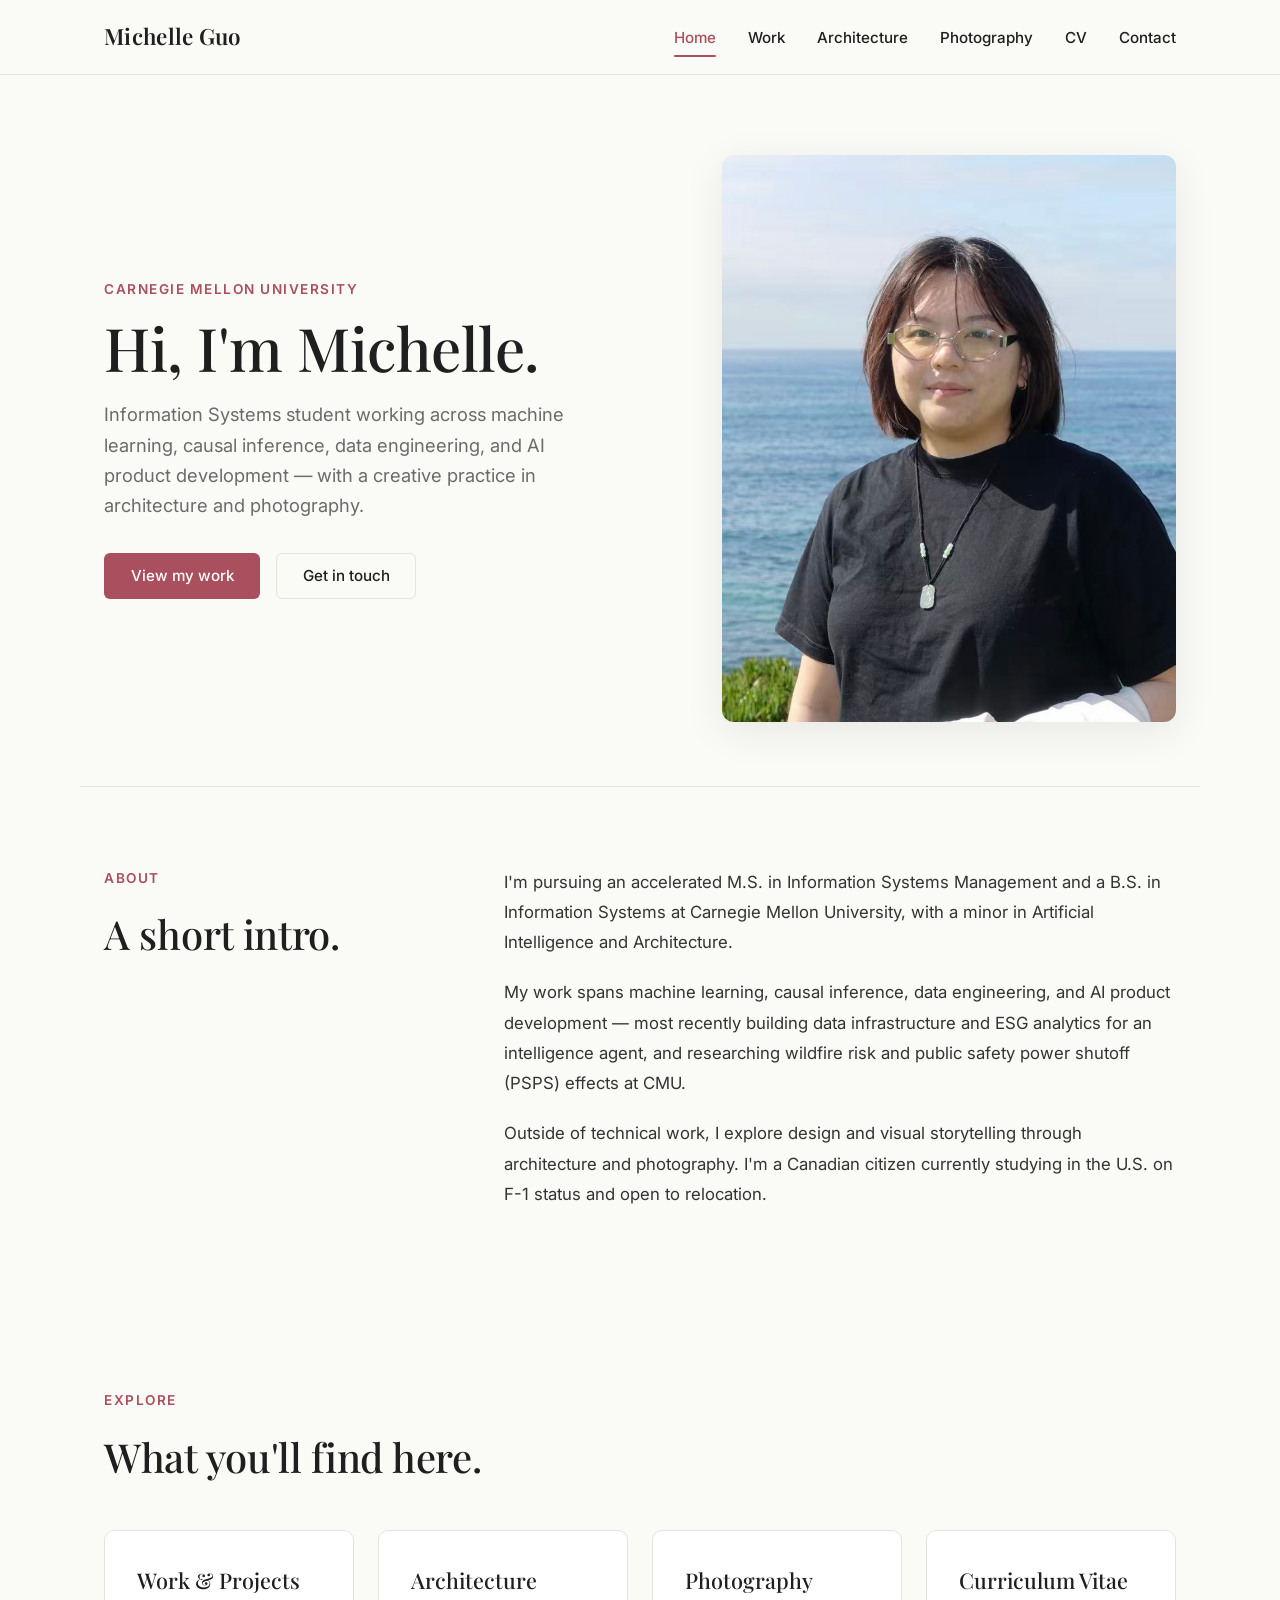
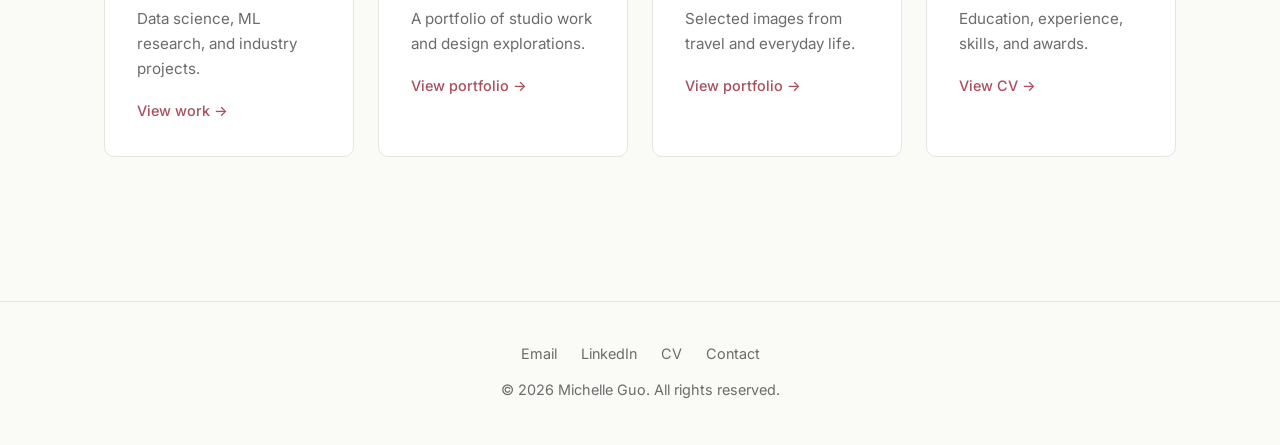
<file: index.html>
<!DOCTYPE html>
<html lang="en">
<head>
  <meta charset="UTF-8">
  <meta name="viewport" content="width=device-width, initial-scale=1.0">
  <title>Michelle Guo — Information Systems @ Carnegie Mellon</title>
  <meta name="author" content="Michelle Guo">
  <meta name="keywords" content="Michelle Guo, Carnegie Mellon University, Information Systems, Data Science, Machine Learning, Architecture, Photography">
  <meta name="description" content="Michelle Guo — CMU Information Systems student working in machine learning, causal inference, and AI product development. Architecture and photography portfolios.">
  <link rel="stylesheet" href="statics/style.css">
  <link rel="preconnect" href="https://fonts.googleapis.com">
  <link rel="preconnect" href="https://fonts.gstatic.com" crossorigin>
  <link href="https://fonts.googleapis.com/css2?family=Inter:wght@400;500;600;700&family=Playfair+Display:wght@500;600;700&display=swap" rel="stylesheet">
  <script src="statics/script.js" defer></script>
</head>
<body>
  <header class="site-header">
    <div class="header-inner">
      <a href="index.html" class="brand">Michelle Guo</a>
      <button id="hamburger" class="hamburger" aria-label="Toggle navigation">&#9776;</button>
      <ul id="navLinks" class="nav-links">
        <li><a href="index.html">Home</a></li>
        <li><a href="views/work.html">Work</a></li>
        <li><a href="views/architecture.html">Architecture</a></li>
        <li><a href="views/photography.html">Photography</a></li>
        <li><a href="views/cv.html">CV</a></li>
        <li><a href="views/contact.html">Contact</a></li>
      </ul>
    </div>
  </header>

  <section class="hero">
    <div class="hero-text">
      <p class="eyebrow">Carnegie Mellon University</p>
      <h1>Hi, I'm Michelle.</h1>
      <p class="tagline">
        Information Systems student working across machine learning, causal
        inference, data engineering, and AI product development — with a creative
        practice in architecture and photography.
      </p>
      <div class="btn-group">
        <a href="views/work.html" class="btn btn-primary">View my work</a>
        <a href="views/contact.html" class="btn btn-secondary">Get in touch</a>
      </div>
    </div>
    <div class="hero-image">
      <img src="statics/Profilepic.jpg" alt="Portrait of Michelle Guo">
    </div>
  </section>

  <section class="about-section">
    <div class="about-grid">
      <div>
        <p class="section-eyebrow">About</p>
        <h2 class="section-title">A short intro.</h2>
      </div>
      <div class="bio">
        <p>
          I'm pursuing an accelerated M.S. in Information Systems Management and
          a B.S. in Information Systems at Carnegie Mellon University, with a
          minor in Artificial Intelligence and Architecture.
        </p>
        <p>
          My work spans machine learning, causal inference, data engineering, and
          AI product development — most recently building data infrastructure and
          ESG analytics for an intelligence agent, and researching wildfire risk
          and public safety power shutoff (PSPS) effects at CMU.
        </p>
        <p>
          Outside of technical work, I explore design and visual storytelling
          through architecture and photography. I'm a Canadian citizen currently
          studying in the U.S. on F-1 status and open to relocation.
        </p>
      </div>
    </div>
  </section>

  <section class="container">
    <p class="section-eyebrow">Explore</p>
    <h2 class="section-title">What you'll find here.</h2>
    <div class="highlights">
      <a href="views/work.html" class="highlight-card">
        <h3>Work &amp; Projects</h3>
        <p>Data science, ML research, and industry projects.</p>
        <span class="arrow">View work &rarr;</span>
      </a>
      <a href="views/architecture.html" class="highlight-card">
        <h3>Architecture</h3>
        <p>A portfolio of studio work and design explorations.</p>
        <span class="arrow">View portfolio &rarr;</span>
      </a>
      <a href="views/photography.html" class="highlight-card">
        <h3>Photography</h3>
        <p>Selected images from travel and everyday life.</p>
        <span class="arrow">View portfolio &rarr;</span>
      </a>
      <a href="views/cv.html" class="highlight-card">
        <h3>Curriculum Vitae</h3>
        <p>Education, experience, skills, and awards.</p>
        <span class="arrow">View CV &rarr;</span>
      </a>
    </div>
  </section>

  <footer class="site-footer">
    <div class="footer-links">
      <a href="mailto:michelle2004.guo@gmail.com">Email</a>
      <a href="https://www.linkedin.com/in/michelle-guo-b86328294/" target="_blank" rel="noopener">LinkedIn</a>
      <a href="views/cv.html">CV</a>
      <a href="views/contact.html">Contact</a>
    </div>
    <p>&copy; <span id="copyYear"></span> Michelle Guo. All rights reserved.</p>
  </footer>
</body>
</html>
</file>
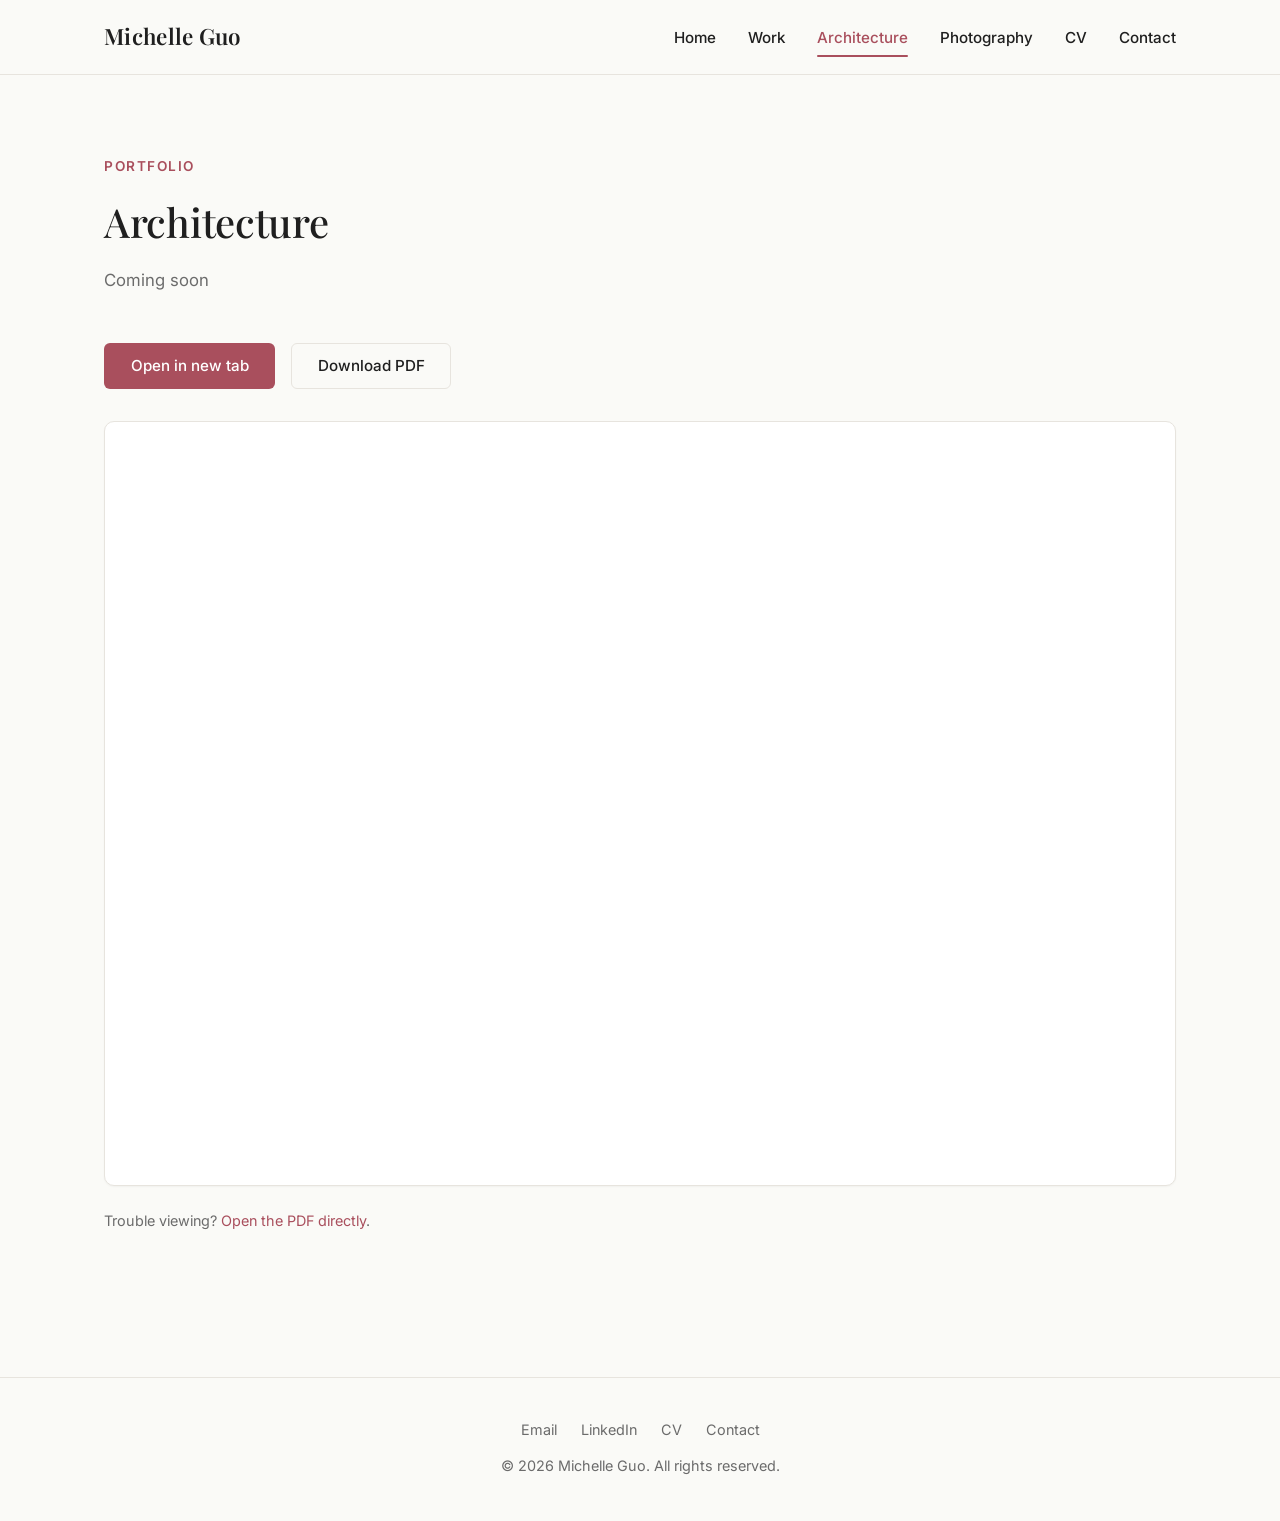
<file: views/architecture.html>
<!DOCTYPE html>
<html lang="en">
<head>
  <meta charset="UTF-8">
  <meta name="viewport" content="width=device-width, initial-scale=1.0">
  <title>Architecture Portfolio — Michelle Guo</title>
  <meta name="author" content="Michelle Guo">
  <meta name="description" content="Architecture portfolio by Michelle Guo — selected design studio work and explorations.">
  <link rel="stylesheet" href="../statics/style.css">
  <link rel="preconnect" href="https://fonts.googleapis.com">
  <link rel="preconnect" href="https://fonts.gstatic.com" crossorigin>
  <link href="https://fonts.googleapis.com/css2?family=Inter:wght@400;500;600;700&family=Playfair+Display:wght@500;600;700&display=swap" rel="stylesheet">
  <script src="../statics/script.js" defer></script>
</head>
<body>
  <header class="site-header">
    <div class="header-inner">
      <a href="../index.html" class="brand">Michelle Guo</a>
      <button id="hamburger" class="hamburger" aria-label="Toggle navigation">&#9776;</button>
      <ul id="navLinks" class="nav-links">
        <li><a href="../index.html">Home</a></li>
        <li><a href="work.html">Work</a></li>
        <li><a href="architecture.html">Architecture</a></li>
        <li><a href="photography.html">Photography</a></li>
        <li><a href="cv.html">CV</a></li>
        <li><a href="contact.html">Contact</a></li>
      </ul>
    </div>
  </header>

  <main class="container">
    <p class="section-eyebrow">Portfolio</p>
    <h1 class="section-title">Architecture</h1>
    <p class="section-subtitle">Coming soon</p>

    <div class="portfolio-actions">
      <a href="../statics/MichelleGuo_ArchitecturePortfolio.pdf" target="_blank" rel="noopener" class="btn btn-primary">Open in new tab</a>
      <a href="../statics/MichelleGuo_ArchitecturePortfolio.pdf" download class="btn btn-secondary">Download PDF</a>
    </div>

    <iframe
      class="pdf-viewer"
      src="../statics/MichelleGuo_ArchitecturePortfolio.pdf#view=FitH"
      title="Michelle Guo — Architecture Portfolio">
    </iframe>
    <p class="pdf-fallback">
      Trouble viewing? <a href="../statics/MichelleGuo_ArchitecturePortfolio.pdf" target="_blank" rel="noopener">Open the PDF directly</a>.
    </p>
  </main>

  <footer class="site-footer">
    <div class="footer-links">
      <a href="mailto:michelle2004.guo@gmail.com">Email</a>
      <a href="https://www.linkedin.com/in/michelle-guo-b86328294/" target="_blank" rel="noopener">LinkedIn</a>
      <a href="cv.html">CV</a>
      <a href="contact.html">Contact</a>
    </div>
    <p>&copy; <span id="copyYear"></span> Michelle Guo. All rights reserved.</p>
  </footer>
</body>
</html>
</file>
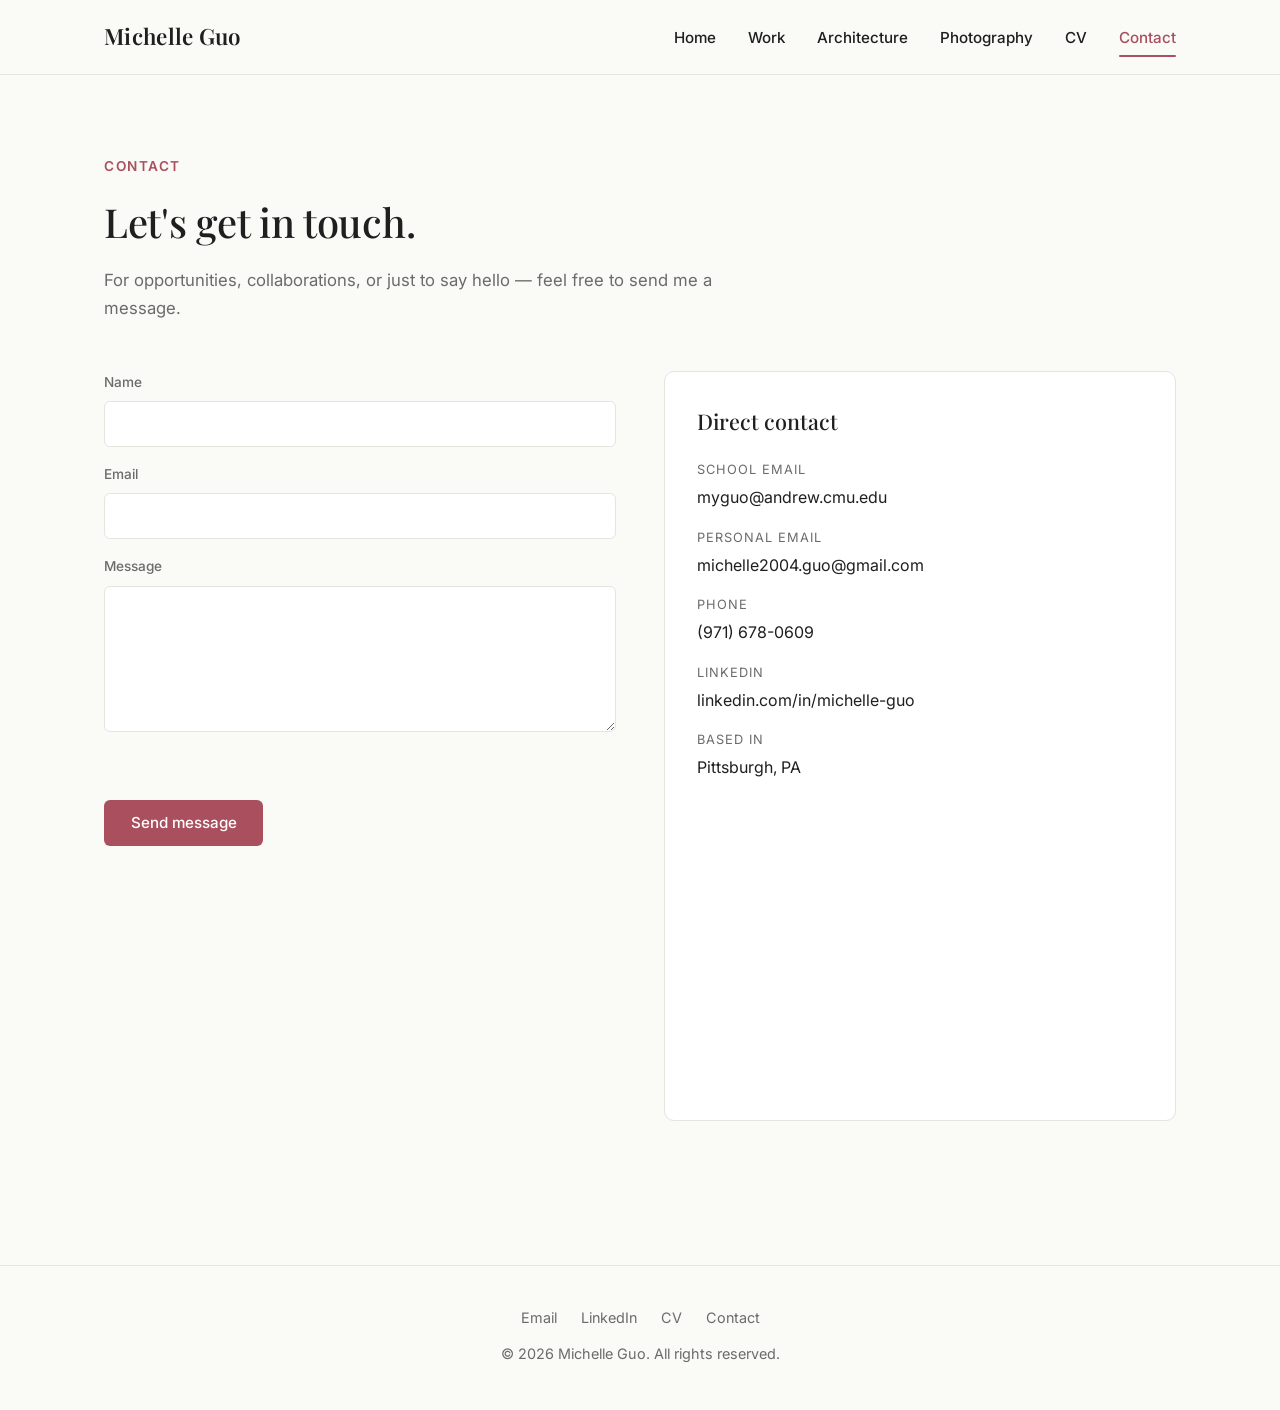
<file: views/contact.html>
<!DOCTYPE html>
<html lang="en">
<head>
  <meta charset="UTF-8">
  <meta name="viewport" content="width=device-width, initial-scale=1.0">
  <title>Contact — Michelle Guo</title>
  <meta name="author" content="Michelle Guo">
  <meta name="description" content="Get in touch with Michelle Guo — email, phone, and contact form.">
  <link rel="stylesheet" href="../statics/style.css">
  <link rel="preconnect" href="https://fonts.googleapis.com">
  <link rel="preconnect" href="https://fonts.gstatic.com" crossorigin>
  <link href="https://fonts.googleapis.com/css2?family=Inter:wght@400;500;600;700&family=Playfair+Display:wght@500;600;700&display=swap" rel="stylesheet">
  <script src="../statics/script.js" defer></script>
</head>
<body>
  <header class="site-header">
    <div class="header-inner">
      <a href="../index.html" class="brand">Michelle Guo</a>
      <button id="hamburger" class="hamburger" aria-label="Toggle navigation">&#9776;</button>
      <ul id="navLinks" class="nav-links">
        <li><a href="../index.html">Home</a></li>
        <li><a href="work.html">Work</a></li>
        <li><a href="architecture.html">Architecture</a></li>
        <li><a href="photography.html">Photography</a></li>
        <li><a href="cv.html">CV</a></li>
        <li><a href="contact.html">Contact</a></li>
      </ul>
    </div>
  </header>

  <main class="container">
    <p class="section-eyebrow">Contact</p>
    <h1 class="section-title">Let's get in touch.</h1>
    <p class="section-subtitle">
      For opportunities, collaborations, or just to say hello — feel free to
      send me a message.
    </p>

    <div class="contact-grid">
      <form id="contactForm" class="contact-form" novalidate>
        <label for="name">Name</label>
        <input type="text" id="name" name="name" required>

        <label for="email">Email</label>
        <input type="email" id="email" name="email" required>

        <label for="comments">Message</label>
        <textarea id="comments" name="comments" rows="6" required></textarea>

        <p id="formMessage" class="form-message"></p>

        <button type="submit" class="btn btn-primary">Send message</button>
      </form>

      <aside class="contact-info">
        <h3>Direct contact</h3>

        <div class="contact-info-item">
          <div class="label">School email</div>
          <a href="mailto:myguo@andrew.cmu.edu">myguo@andrew.cmu.edu</a>
        </div>

        <div class="contact-info-item">
          <div class="label">Personal email</div>
          <a href="mailto:michelle2004.guo@gmail.com">michelle2004.guo@gmail.com</a>
        </div>

        <div class="contact-info-item">
          <div class="label">Phone</div>
          <a href="tel:+19716780609">(971) 678-0609</a>
        </div>

        <div class="contact-info-item">
          <div class="label">LinkedIn</div>
          <a href="https://www.linkedin.com/in/michelle-guo-b86328294/" target="_blank" rel="noopener">linkedin.com/in/michelle-guo</a>
        </div>

        <div class="contact-info-item">
          <div class="label">Based in</div>
          <span>Pittsburgh, PA</span>
        </div>

        <iframe
          class="map-frame"
          src="https://www.google.com/maps/embed?pb=!1m18!1m12!1m3!1d3036.441770830486!2d-79.94450232346864!3d40.44335825401739!2m3!1f0!2f0!3f0!3m2!1i1024!2i768!4f13.1!3m3!1m2!1s0x8834f221e4664a2f%3A0x6978a425592daae!2sUniversity%20Center%2C%205032%20Forbes%20Ave%2C%20Pittsburgh%2C%20PA%2015213!5e0!3m2!1sen!2sus!4v1742783078801!5m2!1sen!2sus"
          allowfullscreen loading="lazy" referrerpolicy="no-referrer-when-downgrade"
          title="Map of Carnegie Mellon University Center"></iframe>
      </aside>
    </div>
  </main>

  <footer class="site-footer">
    <div class="footer-links">
      <a href="mailto:michelle2004.guo@gmail.com">Email</a>
      <a href="https://www.linkedin.com/in/michelle-guo-b86328294/" target="_blank" rel="noopener">LinkedIn</a>
      <a href="cv.html">CV</a>
      <a href="contact.html">Contact</a>
    </div>
    <p>&copy; <span id="copyYear"></span> Michelle Guo. All rights reserved.</p>
  </footer>
</body>
</html>
</file>
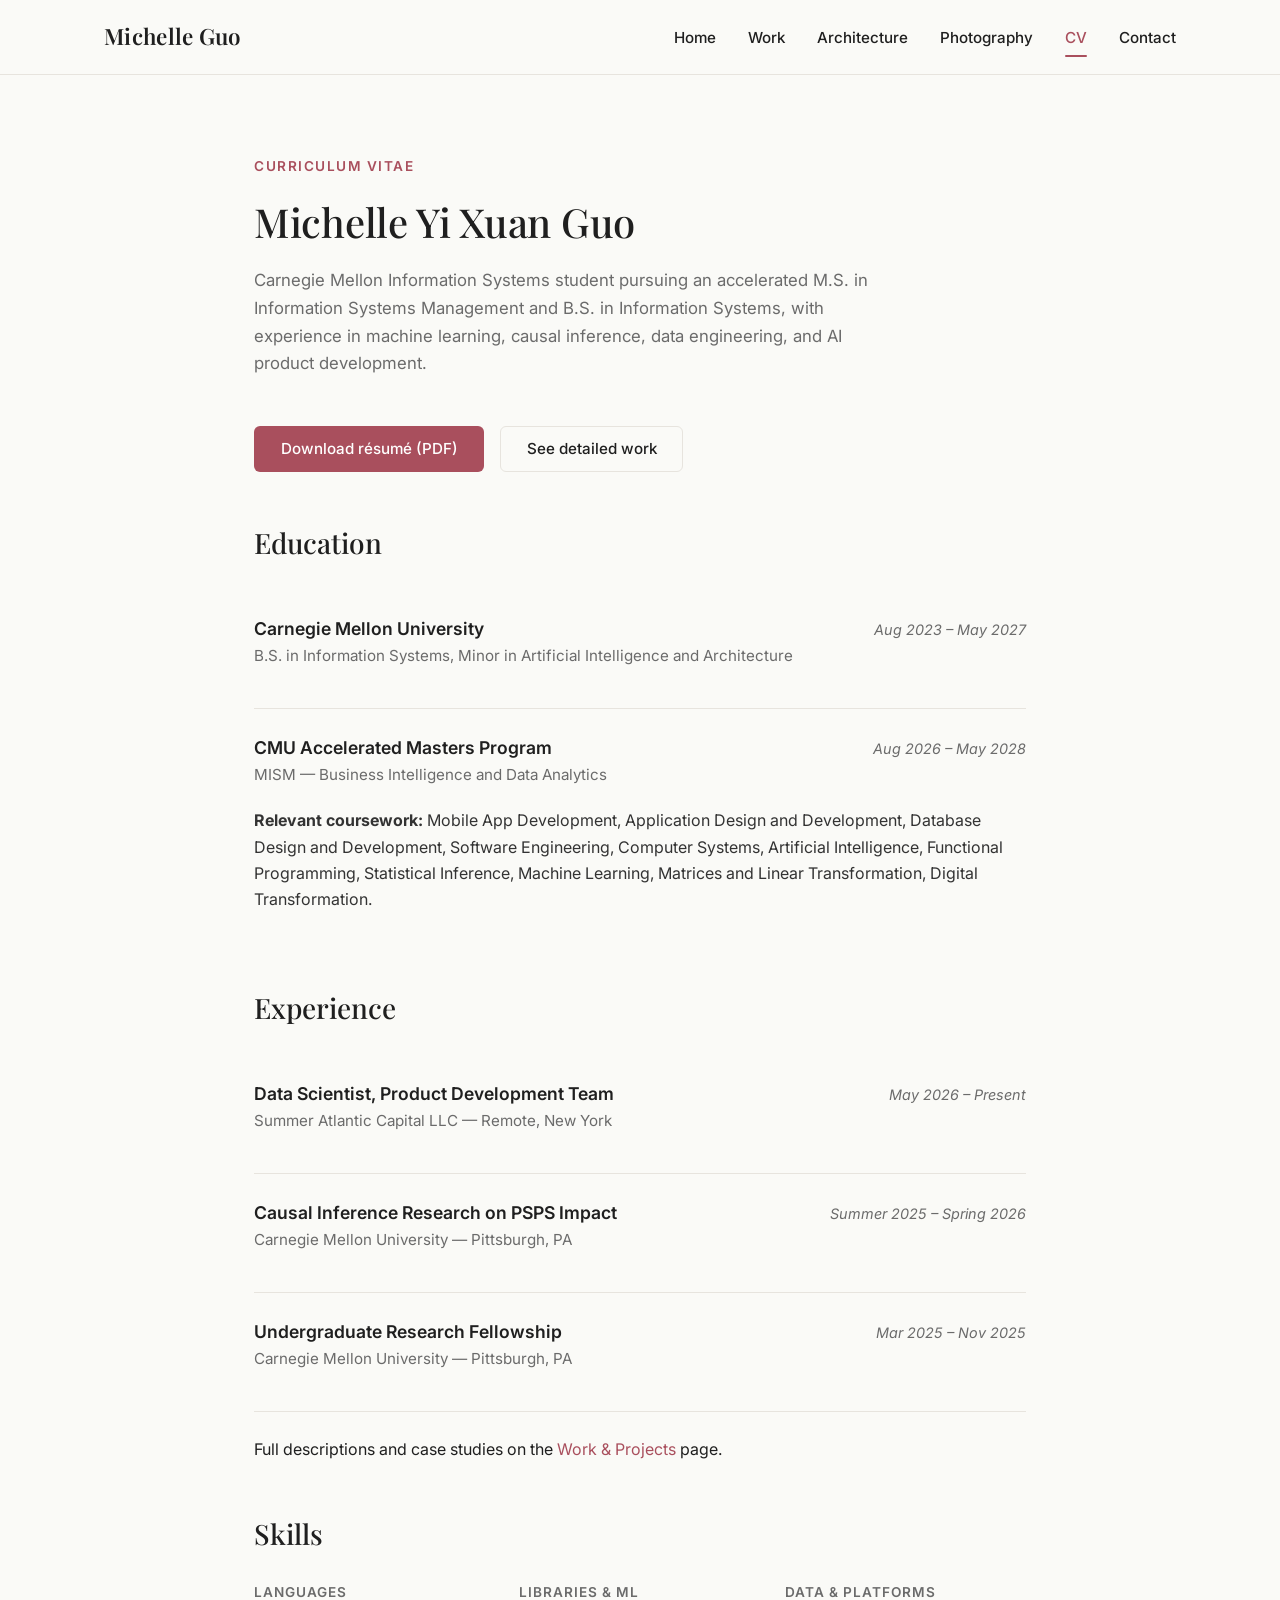
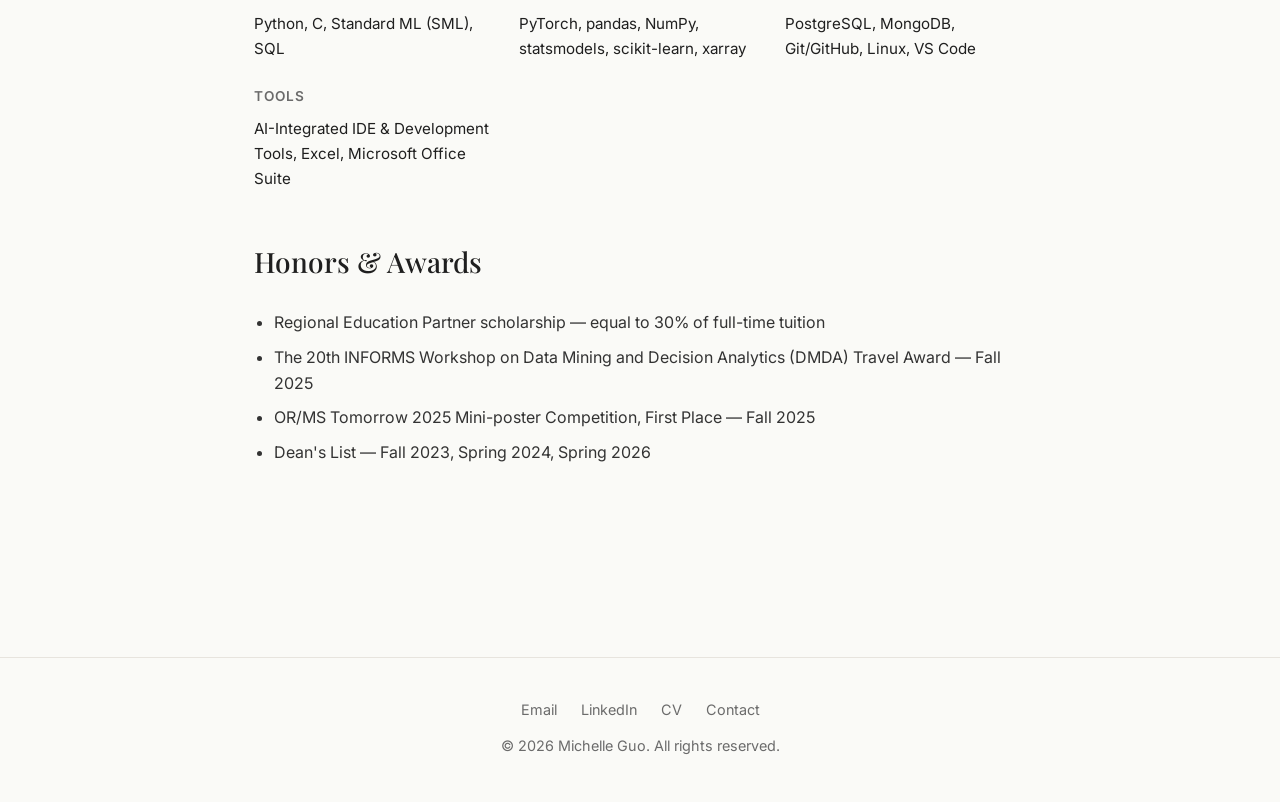
<file: views/cv.html>
<!DOCTYPE html>
<html lang="en">
<head>
  <meta charset="UTF-8">
  <meta name="viewport" content="width=device-width, initial-scale=1.0">
  <title>CV — Michelle Guo</title>
  <meta name="author" content="Michelle Guo">
  <meta name="description" content="Curriculum vitae of Michelle Guo — education, experience, skills, and awards.">
  <link rel="stylesheet" href="../statics/style.css">
  <link rel="preconnect" href="https://fonts.googleapis.com">
  <link rel="preconnect" href="https://fonts.gstatic.com" crossorigin>
  <link href="https://fonts.googleapis.com/css2?family=Inter:wght@400;500;600;700&family=Playfair+Display:wght@500;600;700&display=swap" rel="stylesheet">
  <script src="../statics/script.js" defer></script>
</head>
<body>
  <header class="site-header">
    <div class="header-inner">
      <a href="../index.html" class="brand">Michelle Guo</a>
      <button id="hamburger" class="hamburger" aria-label="Toggle navigation">&#9776;</button>
      <ul id="navLinks" class="nav-links">
        <li><a href="../index.html">Home</a></li>
        <li><a href="work.html">Work</a></li>
        <li><a href="architecture.html">Architecture</a></li>
        <li><a href="photography.html">Photography</a></li>
        <li><a href="cv.html">CV</a></li>
        <li><a href="contact.html">Contact</a></li>
      </ul>
    </div>
  </header>

  <main class="container-narrow">
    <p class="section-eyebrow">Curriculum Vitae</p>
    <h1 class="section-title">Michelle Yi Xuan Guo</h1>
    <p class="section-subtitle">
      Carnegie Mellon Information Systems student pursuing an accelerated M.S.
      in Information Systems Management and B.S. in Information Systems, with
      experience in machine learning, causal inference, data engineering, and AI
      product development.
    </p>

    <div class="btn-group" style="margin-bottom: 3rem;">
      <a href="../statics/MichelleGuo_Resume.pdf" target="_blank" rel="noopener" class="btn btn-primary">Download résumé (PDF)</a>
      <a href="work.html" class="btn btn-secondary">See detailed work</a>
    </div>

    <section class="cv-section">
      <h2 class="subsection-title" style="margin-top: 0;">Education</h2>

      <div class="cv-block">
        <div class="cv-block-header">
          <div>
            <div class="cv-block-title">Carnegie Mellon University</div>
            <div class="cv-block-sub">B.S. in Information Systems, Minor in Artificial Intelligence and Architecture</div>
          </div>
          <div class="cv-block-date">Aug 2023 – May 2027</div>
        </div>
      </div>

      <div class="cv-block">
        <div class="cv-block-header">
          <div>
            <div class="cv-block-title">CMU Accelerated Masters Program</div>
            <div class="cv-block-sub">MISM — Business Intelligence and Data Analytics</div>
          </div>
          <div class="cv-block-date">Aug 2026 – May 2028</div>
        </div>
        <p style="margin-top: 0.75rem; color: #333;">
          <strong>Relevant coursework:</strong> Mobile App Development, Application Design
          and Development, Database Design and Development, Software Engineering,
          Computer Systems, Artificial Intelligence, Functional Programming,
          Statistical Inference, Machine Learning, Matrices and Linear
          Transformation, Digital Transformation.
        </p>
      </div>
    </section>

    <section class="cv-section">
      <h2 class="subsection-title">Experience</h2>

      <div class="cv-block">
        <div class="cv-block-header">
          <div>
            <div class="cv-block-title">Data Scientist, Product Development Team</div>
            <div class="cv-block-sub">Summer Atlantic Capital LLC — Remote, New York</div>
          </div>
          <div class="cv-block-date">May 2026 – Present</div>
        </div>
      </div>

      <div class="cv-block">
        <div class="cv-block-header">
          <div>
            <div class="cv-block-title">Causal Inference Research on PSPS Impact</div>
            <div class="cv-block-sub">Carnegie Mellon University — Pittsburgh, PA</div>
          </div>
          <div class="cv-block-date">Summer 2025 – Spring 2026</div>
        </div>
      </div>

      <div class="cv-block">
        <div class="cv-block-header">
          <div>
            <div class="cv-block-title">Undergraduate Research Fellowship</div>
            <div class="cv-block-sub">Carnegie Mellon University — Pittsburgh, PA</div>
          </div>
          <div class="cv-block-date">Mar 2025 – Nov 2025</div>
        </div>
      </div>

      <p style="margin-top: 1.5rem;">
        Full descriptions and case studies on the <a href="work.html">Work &amp; Projects</a> page.
      </p>
    </section>

    <section class="cv-section">
      <h2 class="subsection-title">Skills</h2>
      <div class="cv-skills-grid">
        <div class="skill-group">
          <h4>Languages</h4>
          <p>Python, C, Standard ML (SML), SQL</p>
        </div>
        <div class="skill-group">
          <h4>Libraries &amp; ML</h4>
          <p>PyTorch, pandas, NumPy, statsmodels, scikit-learn, xarray</p>
        </div>
        <div class="skill-group">
          <h4>Data &amp; Platforms</h4>
          <p>PostgreSQL, MongoDB, Git/GitHub, Linux, VS Code</p>
        </div>
        <div class="skill-group">
          <h4>Tools</h4>
          <p>AI-Integrated IDE &amp; Development Tools, Excel, Microsoft Office Suite</p>
        </div>
      </div>
    </section>

    <section class="cv-section">
      <h2 class="subsection-title">Honors &amp; Awards</h2>
      <ul class="awards-list">
        <li>Regional Education Partner scholarship — equal to 30% of full-time tuition</li>
        <li>The 20th INFORMS Workshop on Data Mining and Decision Analytics (DMDA) Travel Award — Fall 2025</li>
        <li>OR/MS Tomorrow 2025 Mini-poster Competition, First Place — Fall 2025</li>
        <li>Dean's List — Fall 2023, Spring 2024, Spring 2026</li>
      </ul>
    </section>
  </main>

  <footer class="site-footer">
    <div class="footer-links">
      <a href="mailto:michelle2004.guo@gmail.com">Email</a>
      <a href="https://www.linkedin.com/in/michelle-guo-b86328294/" target="_blank" rel="noopener">LinkedIn</a>
      <a href="cv.html">CV</a>
      <a href="contact.html">Contact</a>
    </div>
    <p>&copy; <span id="copyYear"></span> Michelle Guo. All rights reserved.</p>
  </footer>
</body>
</html>
</file>
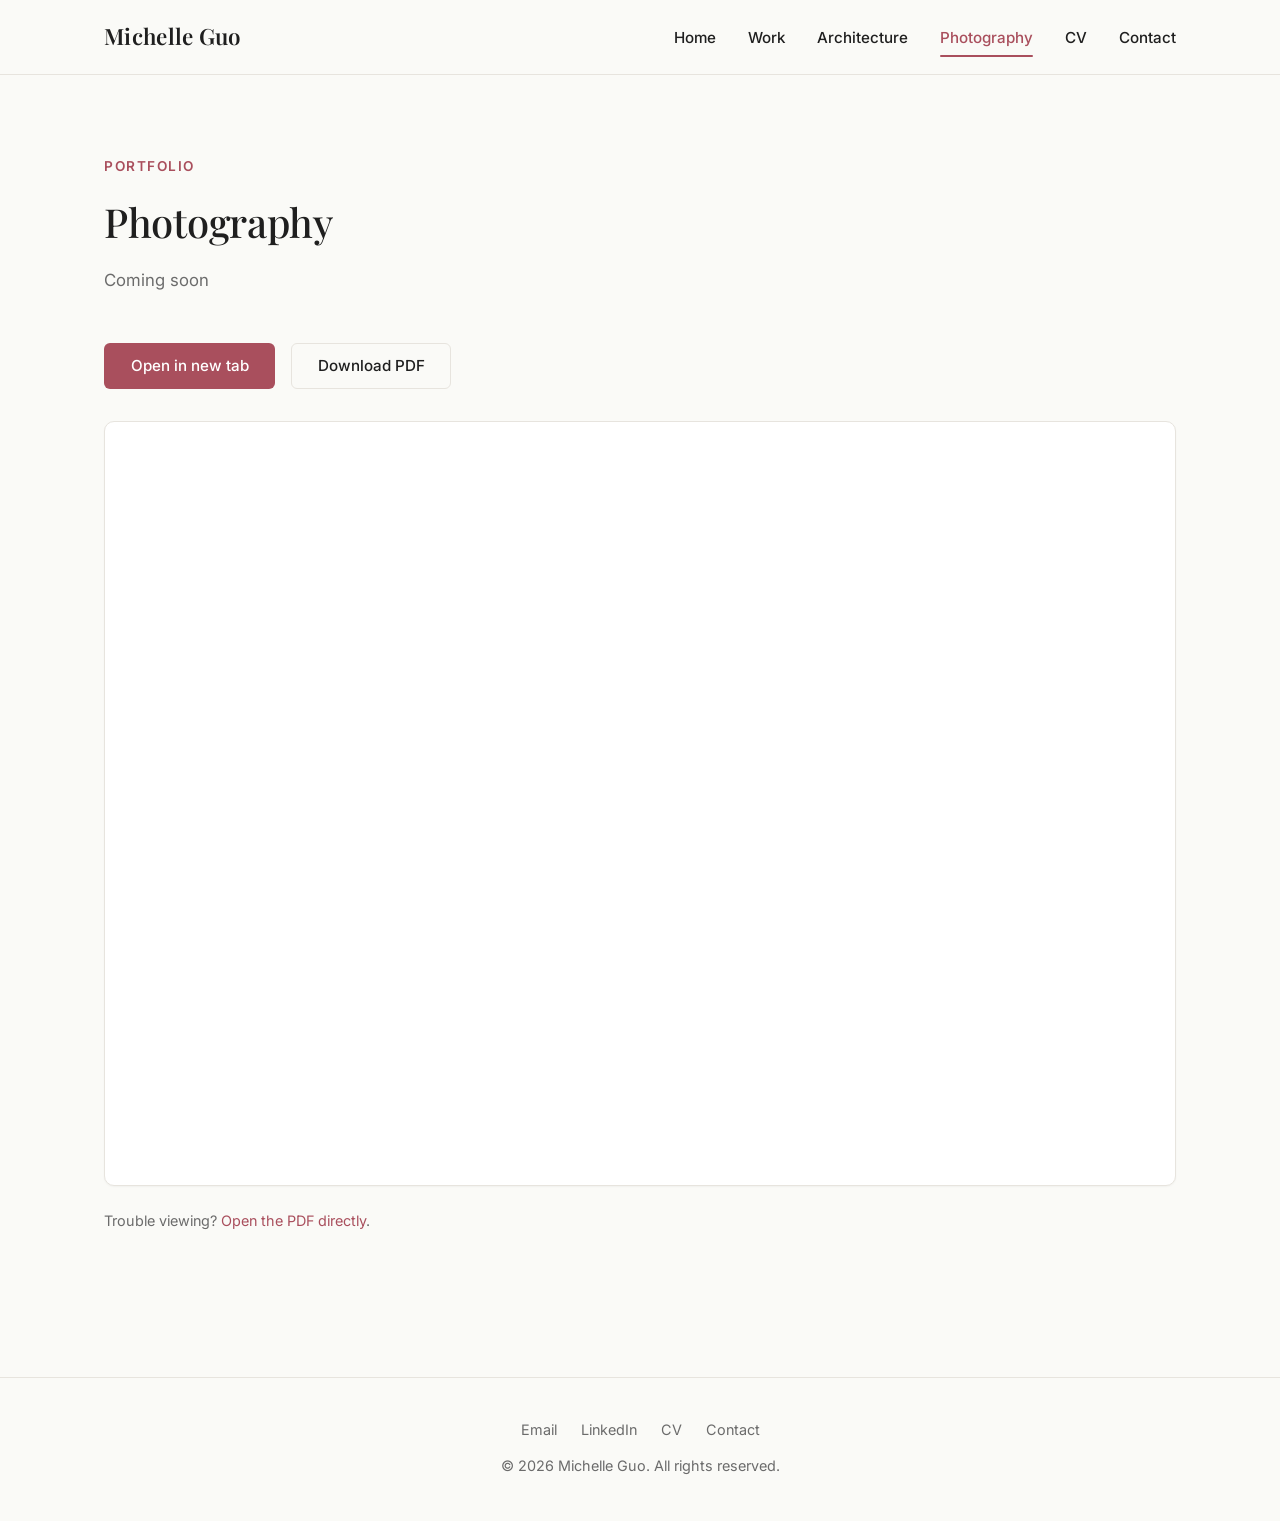
<file: views/photography.html>
<!DOCTYPE html>
<html lang="en">
<head>
  <meta charset="UTF-8">
  <meta name="viewport" content="width=device-width, initial-scale=1.0">
  <title>Photography Portfolio — Michelle Guo</title>
  <meta name="author" content="Michelle Guo">
  <meta name="description" content="Photography portfolio by Michelle Guo — selected images from travel and everyday life.">
  <link rel="stylesheet" href="../statics/style.css">
  <link rel="preconnect" href="https://fonts.googleapis.com">
  <link rel="preconnect" href="https://fonts.gstatic.com" crossorigin>
  <link href="https://fonts.googleapis.com/css2?family=Inter:wght@400;500;600;700&family=Playfair+Display:wght@500;600;700&display=swap" rel="stylesheet">
  <script src="../statics/script.js" defer></script>
</head>
<body>
  <header class="site-header">
    <div class="header-inner">
      <a href="../index.html" class="brand">Michelle Guo</a>
      <button id="hamburger" class="hamburger" aria-label="Toggle navigation">&#9776;</button>
      <ul id="navLinks" class="nav-links">
        <li><a href="../index.html">Home</a></li>
        <li><a href="work.html">Work</a></li>
        <li><a href="architecture.html">Architecture</a></li>
        <li><a href="photography.html">Photography</a></li>
        <li><a href="cv.html">CV</a></li>
        <li><a href="contact.html">Contact</a></li>
      </ul>
    </div>
  </header>

  <main class="container">
    <p class="section-eyebrow">Portfolio</p>
    <h1 class="section-title">Photography</h1>
    <p class="section-subtitle">Coming soon</p>

    <div class="portfolio-actions">
      <a href="../statics/MichelleGuo_PhotographyPortfolio.pdf" target="_blank" rel="noopener" class="btn btn-primary">Open in new tab</a>
      <a href="../statics/MichelleGuo_PhotographyPortfolio.pdf" download class="btn btn-secondary">Download PDF</a>
    </div>

    <iframe
      class="pdf-viewer"
      src="../statics/MichelleGuo_PhotographyPortfolio.pdf#view=FitH"
      title="Michelle Guo — Photography Portfolio">
    </iframe>
    <p class="pdf-fallback">
      Trouble viewing? <a href="../statics/MichelleGuo_PhotographyPortfolio.pdf" target="_blank" rel="noopener">Open the PDF directly</a>.
    </p>
  </main>

  <footer class="site-footer">
    <div class="footer-links">
      <a href="mailto:michelle2004.guo@gmail.com">Email</a>
      <a href="https://www.linkedin.com/in/michelle-guo-b86328294/" target="_blank" rel="noopener">LinkedIn</a>
      <a href="cv.html">CV</a>
      <a href="contact.html">Contact</a>
    </div>
    <p>&copy; <span id="copyYear"></span> Michelle Guo. All rights reserved.</p>
  </footer>
</body>
</html>
</file>
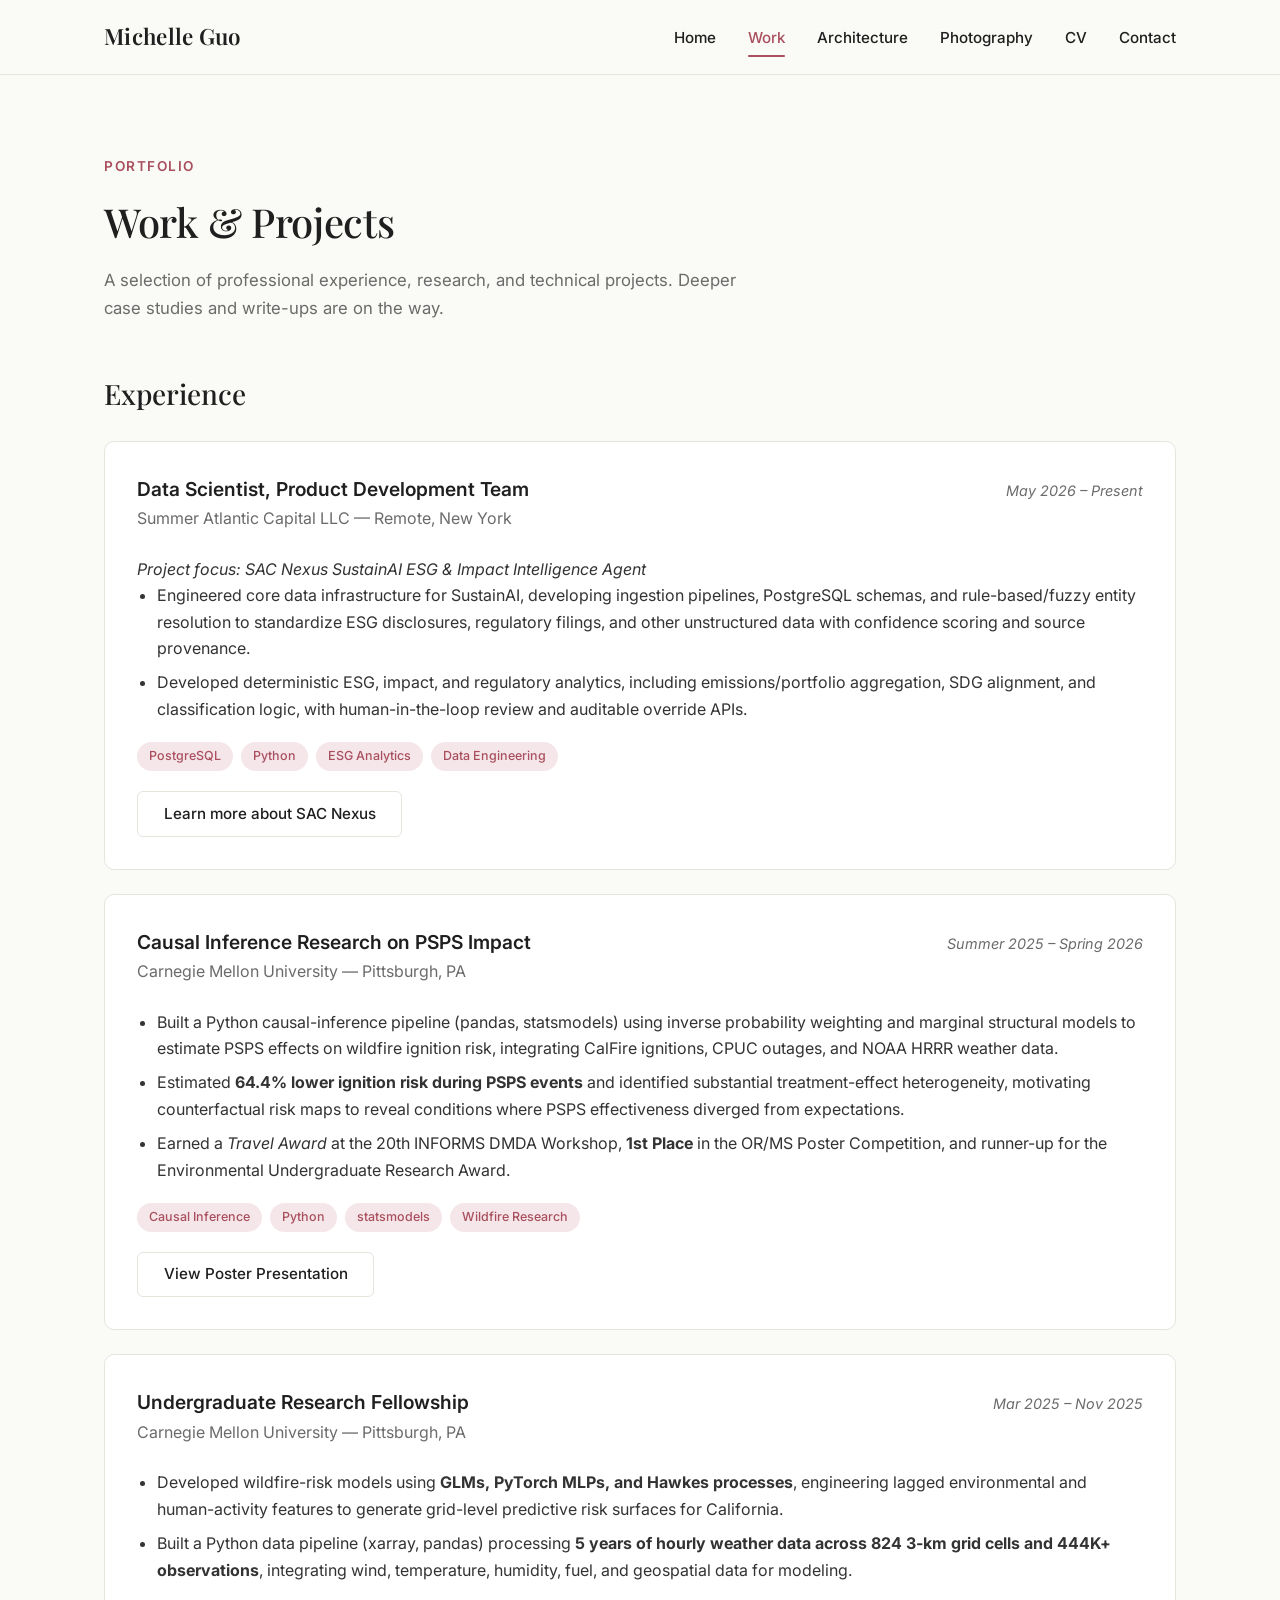
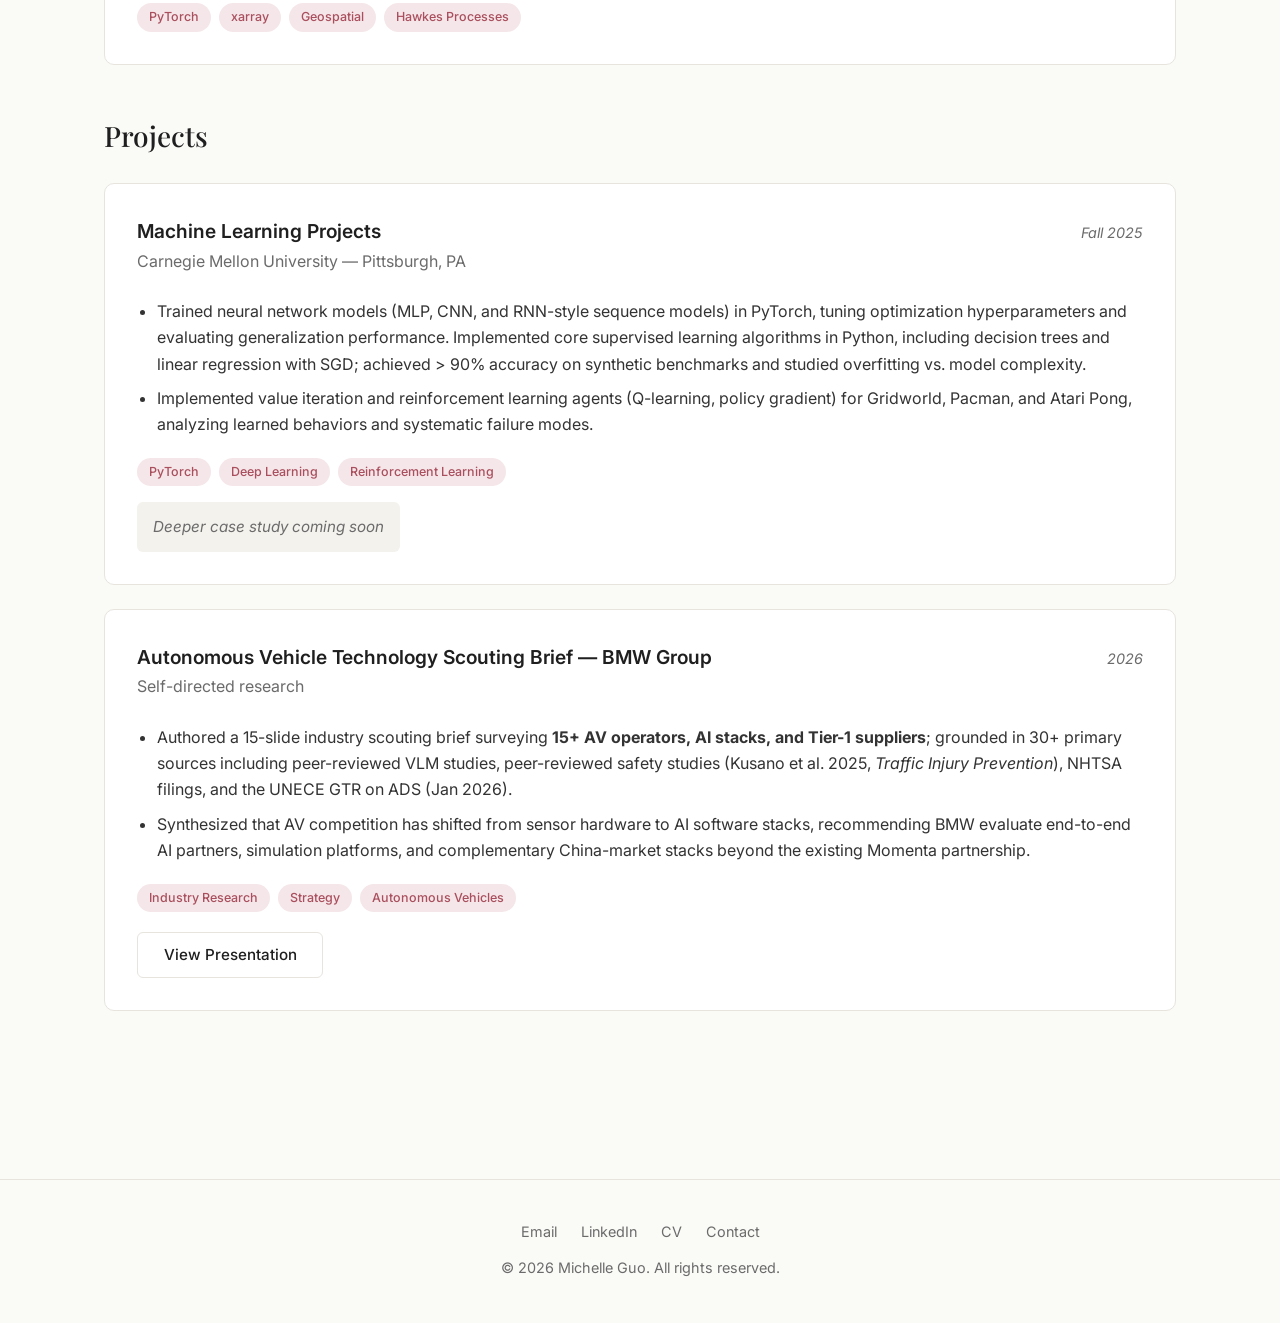
<file: views/work.html>
<!DOCTYPE html>
<html lang="en">
<head>
  <meta charset="UTF-8">
  <meta name="viewport" content="width=device-width, initial-scale=1.0">
  <title>Work &amp; Projects — Michelle Guo</title>
  <meta name="author" content="Michelle Guo">
  <meta name="description" content="Selected work and projects by Michelle Guo — data science, causal inference research, machine learning, and industry briefs.">
  <link rel="stylesheet" href="../statics/style.css">
  <link rel="preconnect" href="https://fonts.googleapis.com">
  <link rel="preconnect" href="https://fonts.gstatic.com" crossorigin>
  <link href="https://fonts.googleapis.com/css2?family=Inter:wght@400;500;600;700&family=Playfair+Display:wght@500;600;700&display=swap" rel="stylesheet">
  <script src="../statics/script.js" defer></script>
</head>
<body>
  <header class="site-header">
    <div class="header-inner">
      <a href="../index.html" class="brand">Michelle Guo</a>
      <button id="hamburger" class="hamburger" aria-label="Toggle navigation">&#9776;</button>
      <ul id="navLinks" class="nav-links">
        <li><a href="../index.html">Home</a></li>
        <li><a href="work.html">Work</a></li>
        <li><a href="architecture.html">Architecture</a></li>
        <li><a href="photography.html">Photography</a></li>
        <li><a href="cv.html">CV</a></li>
        <li><a href="contact.html">Contact</a></li>
      </ul>
    </div>
  </header>

  <main class="container">
    <p class="section-eyebrow">Portfolio</p>
    <h1 class="section-title">Work &amp; Projects</h1>
    <p class="section-subtitle">
      A selection of professional experience, research, and technical projects.
      Deeper case studies and write-ups are on the way.
    </p>

    <h2 class="subsection-title">Experience</h2>

    <article class="work-item">
      <div class="work-header">
        <div>
          <div class="work-role">Data Scientist, Product Development Team</div>
          <div class="work-org">Summer Atlantic Capital LLC — Remote, New York</div>
        </div>
        <div class="work-date">May 2026 – Present</div>
      </div>
      <div class="work-desc">
        <p><em>Project focus: SAC Nexus SustainAI ESG &amp; Impact Intelligence Agent</em></p>
        <ul>
          <li>Engineered core data infrastructure for SustainAI, developing ingestion pipelines, PostgreSQL schemas, and rule-based/fuzzy entity resolution to standardize ESG disclosures, regulatory filings, and other unstructured data with confidence scoring and source provenance.</li>
          <li>Developed deterministic ESG, impact, and regulatory analytics, including emissions/portfolio aggregation, SDG alignment, and classification logic, with human-in-the-loop review and auditable override APIs.</li>
        </ul>
      </div>
      <div class="work-tags">
        <span class="tag">PostgreSQL</span>
        <span class="tag">Python</span>
        <span class="tag">ESG Analytics</span>
        <span class="tag">Data Engineering</span>
      </div>
      <p style="margin-top: 1.25rem;">
        <a href="https://www.summeratlantic.com/sacnexus" target="_blank" rel="noopener" class="btn btn-secondary">Learn more about SAC Nexus</a>
      </p>
    </article>

    <article class="work-item">
      <div class="work-header">
        <div>
          <div class="work-role">Causal Inference Research on PSPS Impact</div>
          <div class="work-org">Carnegie Mellon University — Pittsburgh, PA</div>
        </div>
        <div class="work-date">Summer 2025 – Spring 2026</div>
      </div>
      <div class="work-desc">
        <ul>
          <li>Built a Python causal-inference pipeline (pandas, statsmodels) using inverse probability weighting and marginal structural models to estimate PSPS effects on wildfire ignition risk, integrating CalFire ignitions, CPUC outages, and NOAA HRRR weather data.</li>
          <li>Estimated <strong>64.4% lower ignition risk during PSPS events</strong> and identified substantial treatment-effect heterogeneity, motivating counterfactual risk maps to reveal conditions where PSPS effectiveness diverged from expectations.</li>
          <li>Earned a <em>Travel Award</em> at the 20th INFORMS DMDA Workshop, <strong>1st Place</strong> in the OR/MS Poster Competition, and runner-up for the Environmental Undergraduate Research Award.</li>
        </ul>
      </div>
      <div class="work-tags">
        <span class="tag">Causal Inference</span>
        <span class="tag">Python</span>
        <span class="tag">statsmodels</span>
        <span class="tag">Wildfire Research</span>
      </div>
      <p style="margin-top: 1.25rem;">
        <a href="../statics/MichelleGuo_PSPS_CausalInference.pdf" target="_blank" rel="noopener" class="btn btn-secondary">View Poster Presentation</a>
      </p>
    </article>

    <article class="work-item">
      <div class="work-header">
        <div>
          <div class="work-role">Undergraduate Research Fellowship</div>
          <div class="work-org">Carnegie Mellon University — Pittsburgh, PA</div>
        </div>
        <div class="work-date">Mar 2025 – Nov 2025</div>
      </div>
      <div class="work-desc">
        <ul>
          <li>Developed wildfire-risk models using <strong>GLMs, PyTorch MLPs, and Hawkes processes</strong>, engineering lagged environmental and human-activity features to generate grid-level predictive risk surfaces for California.</li>
          <li>Built a Python data pipeline (xarray, pandas) processing <strong>5 years of hourly weather data across 824 3-km grid cells and 444K+ observations</strong>, integrating wind, temperature, humidity, fuel, and geospatial data for modeling.</li>
        </ul>
      </div>
      <div class="work-tags">
        <span class="tag">PyTorch</span>
        <span class="tag">xarray</span>
        <span class="tag">Geospatial</span>
        <span class="tag">Hawkes Processes</span>
      </div>
      <!-- <p class="coming-soon">Deeper case study coming soon</p> -->
    </article>

    <h2 class="subsection-title">Projects</h2>

    <article class="work-item">
      <div class="work-header">
        <div>
          <div class="work-role">Machine Learning Projects</div>
          <div class="work-org">Carnegie Mellon University — Pittsburgh, PA</div>
        </div>
        <div class="work-date">Fall 2025</div>
      </div>
      <div class="work-desc">
        <ul>
          <li>Trained neural network models (MLP, CNN, and RNN-style sequence models) in PyTorch, tuning optimization hyperparameters and evaluating generalization performance. Implemented core supervised learning algorithms in Python, including decision trees and linear regression with SGD; achieved &gt; 90% accuracy on synthetic benchmarks and studied overfitting vs. model complexity.</li>
          <li>Implemented value iteration and reinforcement learning agents (Q-learning, policy gradient) for Gridworld, Pacman, and Atari Pong, analyzing learned behaviors and systematic failure modes.</li>
        </ul>
      </div>
      <div class="work-tags">
        <span class="tag">PyTorch</span>
        <span class="tag">Deep Learning</span>
        <span class="tag">Reinforcement Learning</span>
      </div>
      <p class="coming-soon">Deeper case study coming soon</p>
    </article>

    <article class="work-item">
      <div class="work-header">
        <div>
          <div class="work-role">Autonomous Vehicle Technology Scouting Brief — BMW Group</div>
          <div class="work-org">Self-directed research</div>
        </div>
        <div class="work-date">2026</div>
      </div>
      <div class="work-desc">
        <ul>
          <li>Authored a 15-slide industry scouting brief surveying <strong>15+ AV operators, AI stacks, and Tier-1 suppliers</strong>; grounded in 30+ primary sources including peer-reviewed VLM studies, peer-reviewed safety studies (Kusano et al. 2025, <em>Traffic Injury Prevention</em>), NHTSA filings, and the UNECE GTR on ADS (Jan 2026).</li>
          <li>Synthesized that AV competition has shifted from sensor hardware to AI software stacks, recommending BMW evaluate end-to-end AI partners, simulation platforms, and complementary China-market stacks beyond the existing Momenta partnership.</li>
        </ul>
      </div>
      <div class="work-tags">
        <span class="tag">Industry Research</span>
        <span class="tag">Strategy</span>
        <span class="tag">Autonomous Vehicles</span>
      </div>
      <p style="margin-top: 1.25rem;">
        <a href="https://andrewcmu-my.sharepoint.com/:p:/g/personal/myguo_andrew_cmu_edu/IQAwVIBhEL5NSpIq6bWcEOo3AQVbsRojTl0LxcuZPhjPwQY?e=CaNjft" target="_blank" rel="noopener" class="btn btn-secondary">View Presentation</a>
      </p>
    </article>
  </main>

  <footer class="site-footer">
    <div class="footer-links">
      <a href="mailto:michelle2004.guo@gmail.com">Email</a>
      <a href="https://www.linkedin.com/in/michelle-guo-b86328294/" target="_blank" rel="noopener">LinkedIn</a>
      <a href="cv.html">CV</a>
      <a href="contact.html">Contact</a>
    </div>
    <p>&copy; <span id="copyYear"></span> Michelle Guo. All rights reserved.</p>
  </footer>
</body>
</html>
</file>
<file: statics/style.css>
/* ---------- Reset & Base ---------- */
*, *::before, *::after {
  box-sizing: border-box;
  margin: 0;
  padding: 0;
}

:root {
  --bg: #FAFAF7;
  --surface: #FFFFFF;
  --text: #1F1F1F;
  --muted: #6B6B6B;
  --border: #E7E4DE;
  --accent: #A94F5D;
  --accent-hover: #8F3F4D;
  --accent-soft: #F5E6E9;
  --max-width: 1120px;
  --font-serif: 'Playfair Display', Georgia, 'Times New Roman', serif;
  --font-sans: 'Inter', 'Roboto', system-ui, -apple-system, sans-serif;
  --shadow-sm: 0 1px 2px rgba(0, 0, 0, 0.04);
  --shadow-md: 0 4px 20px rgba(0, 0, 0, 0.06);
  --shadow-lg: 0 10px 40px rgba(0, 0, 0, 0.08);
}

html {
  scroll-behavior: smooth;
}

body {
  font-family: var(--font-sans);
  color: var(--text);
  background-color: var(--bg);
  line-height: 1.65;
  font-weight: 400;
  -webkit-font-smoothing: antialiased;
}

img {
  max-width: 100%;
  display: block;
}

a {
  color: var(--accent);
  text-decoration: none;
}

a:hover {
  text-decoration: underline;
}

/* ---------- Header / Nav ---------- */
.site-header {
  position: sticky;
  top: 0;
  background: rgba(250, 250, 247, 0.92);
  backdrop-filter: blur(10px);
  -webkit-backdrop-filter: blur(10px);
  border-bottom: 1px solid var(--border);
  z-index: 100;
}

.header-inner {
  max-width: var(--max-width);
  margin: 0 auto;
  padding: 1.15rem 1.5rem;
  display: flex;
  justify-content: space-between;
  align-items: center;
}

.brand {
  font-family: var(--font-serif);
  font-size: 1.4rem;
  font-weight: 600;
  color: var(--text);
  text-decoration: none;
  letter-spacing: 0.3px;
}

.brand:hover {
  text-decoration: none;
  color: var(--accent);
}

.nav-links {
  display: flex;
  gap: 2rem;
  list-style: none;
  align-items: center;
}

.nav-links a {
  color: var(--text);
  text-decoration: none;
  font-size: 0.95rem;
  font-weight: 500;
  transition: color 0.2s;
  position: relative;
  padding: 0.25rem 0;
}

.nav-links a:hover,
.nav-links a.active {
  color: var(--accent);
  text-decoration: none;
}

.nav-links a.active::after {
  content: '';
  position: absolute;
  left: 0;
  right: 0;
  bottom: -6px;
  height: 2px;
  background: var(--accent);
  border-radius: 2px;
}

.hamburger {
  display: none;
  background: none;
  border: none;
  font-size: 1.5rem;
  cursor: pointer;
  color: var(--text);
  padding: 0.25rem 0.5rem;
}

/* ---------- Layout ---------- */
.container {
  max-width: var(--max-width);
  margin: 0 auto;
  padding: 5rem 1.5rem;
}

.container-narrow {
  max-width: 820px;
  margin: 0 auto;
  padding: 5rem 1.5rem;
}

/* ---------- Hero ---------- */
.hero {
  display: grid;
  grid-template-columns: 1.1fr 0.9fr;
  gap: 4rem;
  align-items: center;
  padding: 5rem 1.5rem 4rem;
  max-width: var(--max-width);
  margin: 0 auto;
}

.hero-text .eyebrow {
  color: var(--accent);
  font-size: 0.85rem;
  font-weight: 600;
  letter-spacing: 1.5px;
  text-transform: uppercase;
  margin-bottom: 1rem;
}

.hero-text h1 {
  font-family: var(--font-serif);
  font-size: 3.75rem;
  font-weight: 500;
  line-height: 1.05;
  margin-bottom: 1.25rem;
  letter-spacing: -0.5px;
}

.hero-text .tagline {
  font-size: 1.15rem;
  color: var(--muted);
  margin-bottom: 2rem;
  max-width: 30rem;
}

.hero-image img {
  width: 100%;
  border-radius: 12px;
  box-shadow: var(--shadow-lg);
  aspect-ratio: 4 / 5;
  object-fit: cover;
}

/* ---------- Buttons ---------- */
.btn {
  display: inline-block;
  padding: 0.8rem 1.6rem;
  border-radius: 6px;
  font-weight: 500;
  text-decoration: none;
  transition: all 0.2s;
  cursor: pointer;
  border: 1px solid transparent;
  font-size: 0.95rem;
  font-family: inherit;
  line-height: 1.2;
}

.btn-primary {
  background: var(--accent);
  color: white;
}

.btn-primary:hover {
  background: var(--accent-hover);
  text-decoration: none;
  color: white;
}

.btn-secondary {
  background: transparent;
  color: var(--text);
  border-color: var(--border);
}

.btn-secondary:hover {
  border-color: var(--accent);
  color: var(--accent);
  text-decoration: none;
}

.btn-group {
  display: flex;
  gap: 1rem;
  flex-wrap: wrap;
}

/* ---------- Section Titles ---------- */
.section-eyebrow {
  color: var(--accent);
  font-size: 0.85rem;
  font-weight: 600;
  letter-spacing: 1.5px;
  text-transform: uppercase;
  margin-bottom: 0.75rem;
}

.section-title {
  font-family: var(--font-serif);
  font-size: 2.5rem;
  font-weight: 500;
  margin-bottom: 0.75rem;
  letter-spacing: -0.3px;
}

.section-subtitle {
  color: var(--muted);
  margin-bottom: 3rem;
  font-size: 1.05rem;
  max-width: 40rem;
}

.subsection-title {
  font-family: var(--font-serif);
  font-size: 1.75rem;
  font-weight: 500;
  margin: 3rem 0 1.5rem;
}

/* ---------- Bio / About ---------- */
.about-section {
  border-top: 1px solid var(--border);
  padding: 5rem 1.5rem;
  max-width: var(--max-width);
  margin: 0 auto;
}

.about-grid {
  display: grid;
  grid-template-columns: 1fr 2fr;
  gap: 4rem;
  align-items: start;
}

.bio p {
  font-size: 1.05rem;
  line-height: 1.8;
  color: #333;
  margin-bottom: 1.25rem;
}

/* ---------- Highlights Grid ---------- */
.highlights {
  display: grid;
  grid-template-columns: repeat(auto-fit, minmax(240px, 1fr));
  gap: 1.5rem;
  margin-top: 2.5rem;
}

.highlight-card {
  padding: 2rem;
  background: var(--surface);
  border: 1px solid var(--border);
  border-radius: 10px;
  text-decoration: none;
  color: var(--text);
  transition: all 0.2s;
  display: block;
}

.highlight-card:hover {
  border-color: var(--accent);
  transform: translateY(-3px);
  box-shadow: var(--shadow-md);
  text-decoration: none;
}

.highlight-card h3 {
  font-family: var(--font-serif);
  font-size: 1.35rem;
  margin-bottom: 0.5rem;
  font-weight: 500;
}

.highlight-card p {
  color: var(--muted);
  font-size: 0.95rem;
  margin-bottom: 1rem;
}

.highlight-card .arrow {
  color: var(--accent);
  font-weight: 500;
  font-size: 0.9rem;
}

/* ---------- Work / Experience Cards ---------- */
.work-item {
  background: var(--surface);
  border: 1px solid var(--border);
  border-radius: 10px;
  padding: 2rem;
  margin-bottom: 1.5rem;
  transition: box-shadow 0.2s, border-color 0.2s;
}

.work-item:hover {
  box-shadow: var(--shadow-md);
  border-color: #d5d1c8;
}

.work-header {
  display: flex;
  justify-content: space-between;
  align-items: baseline;
  flex-wrap: wrap;
  gap: 0.5rem;
  margin-bottom: 0.25rem;
}

.work-role {
  font-size: 1.2rem;
  font-weight: 600;
  color: var(--text);
}

.work-org {
  color: var(--muted);
  font-size: 1rem;
  margin-bottom: 0.5rem;
}

.work-date {
  color: var(--muted);
  font-size: 0.9rem;
  font-style: italic;
  white-space: nowrap;
}

.work-desc {
  margin-top: 1rem;
  color: #333;
}

.work-desc ul {
  padding-left: 1.25rem;
}

.work-desc li {
  margin-bottom: 0.5rem;
  line-height: 1.65;
}

.work-tags {
  margin-top: 1.25rem;
  display: flex;
  flex-wrap: wrap;
  gap: 0.5rem;
}

.tag {
  font-size: 0.78rem;
  padding: 0.25rem 0.75rem;
  background: var(--accent-soft);
  color: var(--accent);
  border-radius: 20px;
  font-weight: 500;
}

.coming-soon {
  color: var(--muted);
  font-style: italic;
  font-size: 0.95rem;
  margin-top: 1rem;
  padding: 0.75rem 1rem;
  background: #f4f2ed;
  border-radius: 6px;
  display: inline-block;
}

/* ---------- Portfolio (PDF) ---------- */
.pdf-viewer {
  width: 100%;
  height: 85vh;
  min-height: 500px;
  border: 1px solid var(--border);
  border-radius: 10px;
  background: #fff;
  box-shadow: var(--shadow-sm);
}

.portfolio-actions {
  display: flex;
  gap: 1rem;
  margin: 2rem 0;
  flex-wrap: wrap;
}

.pdf-fallback {
  margin-top: 1rem;
  color: var(--muted);
  font-size: 0.9rem;
}

/* ---------- CV Page ---------- */
.cv-section {
  margin-bottom: 3rem;
}

.cv-block {
  padding: 1.5rem 0;
  border-bottom: 1px solid var(--border);
}

.cv-block:last-child {
  border-bottom: none;
}

.cv-block-header {
  display: flex;
  justify-content: space-between;
  align-items: baseline;
  flex-wrap: wrap;
  gap: 0.5rem;
  margin-bottom: 0.5rem;
}

.cv-block-title {
  font-size: 1.1rem;
  font-weight: 600;
}

.cv-block-sub {
  color: var(--muted);
  font-size: 0.95rem;
  margin-bottom: 0.5rem;
}

.cv-block-date {
  color: var(--muted);
  font-size: 0.9rem;
  font-style: italic;
}

.cv-skills-grid {
  display: grid;
  grid-template-columns: repeat(auto-fit, minmax(240px, 1fr));
  gap: 1.5rem;
  margin-top: 1rem;
}

.skill-group h4 {
  font-size: 0.85rem;
  font-weight: 600;
  color: var(--muted);
  text-transform: uppercase;
  letter-spacing: 1px;
  margin-bottom: 0.5rem;
}

.skill-group p {
  color: var(--text);
  font-size: 0.95rem;
}

.awards-list {
  padding-left: 1.25rem;
}

.awards-list li {
  margin-bottom: 0.5rem;
  color: #333;
}

/* ---------- Contact ---------- */
.contact-grid {
  display: grid;
  grid-template-columns: 1fr 1fr;
  gap: 3rem;
}

.contact-form {
  display: flex;
  flex-direction: column;
  gap: 1rem;
}

.contact-form label {
  font-size: 0.85rem;
  font-weight: 500;
  color: var(--muted);
  margin-bottom: -0.5rem;
}

.contact-form input,
.contact-form textarea {
  padding: 0.75rem 1rem;
  border: 1px solid var(--border);
  border-radius: 6px;
  font-family: inherit;
  font-size: 1rem;
  background: var(--surface);
  color: var(--text);
  transition: border-color 0.2s, box-shadow 0.2s;
}

.contact-form input:focus,
.contact-form textarea:focus {
  outline: none;
  border-color: var(--accent);
  box-shadow: 0 0 0 3px var(--accent-soft);
}

.contact-form textarea {
  resize: vertical;
  min-height: 140px;
}

.contact-form .btn {
  align-self: flex-start;
  margin-top: 0.5rem;
}

.form-message {
  font-size: 0.9rem;
  min-height: 1.25rem;
  margin-top: 0.5rem;
}

.form-message.error { color: #c33; }
.form-message.success { color: #2a7d2a; }

.contact-info {
  padding: 2rem;
  background: var(--surface);
  border: 1px solid var(--border);
  border-radius: 10px;
}

.contact-info h3 {
  font-family: var(--font-serif);
  font-size: 1.35rem;
  margin-bottom: 1.25rem;
  font-weight: 500;
}

.contact-info-item {
  margin-bottom: 1rem;
}

.contact-info-item .label {
  font-size: 0.8rem;
  color: var(--muted);
  text-transform: uppercase;
  letter-spacing: 1px;
  margin-bottom: 0.25rem;
}

.contact-info-item a {
  color: var(--text);
  font-size: 1rem;
}

.contact-info-item a:hover {
  color: var(--accent);
}

.map-frame {
  width: 100%;
  height: 260px;
  border: 0;
  border-radius: 8px;
  margin-top: 1.5rem;
}

/* ---------- Footer ---------- */
.site-footer {
  border-top: 1px solid var(--border);
  padding: 2.5rem 1.5rem;
  text-align: center;
  color: var(--muted);
  font-size: 0.9rem;
  margin-top: 4rem;
}

.site-footer p {
  margin: 0.25rem 0;
}

.footer-links {
  display: flex;
  justify-content: center;
  gap: 1.5rem;
  margin-bottom: 0.75rem;
}

.footer-links a {
  color: var(--muted);
  text-decoration: none;
  font-size: 0.9rem;
}

.footer-links a:hover {
  color: var(--accent);
}

/* ---------- Responsive ---------- */
@media screen and (max-width: 820px) {
  .hamburger {
    display: block;
  }

  .nav-links {
    display: none;
    position: absolute;
    top: 100%;
    left: 0;
    right: 0;
    flex-direction: column;
    background: var(--surface);
    border-bottom: 1px solid var(--border);
    padding: 1rem 1.5rem;
    gap: 1rem;
    align-items: flex-start;
  }

  .nav-links.show {
    display: flex;
  }

  .nav-links a.active::after {
    display: none;
  }

  .hero {
    grid-template-columns: 1fr;
    gap: 2.5rem;
    padding: 3rem 1.5rem;
  }

  .hero-text h1 {
    font-size: 2.75rem;
  }

  .about-grid {
    grid-template-columns: 1fr;
    gap: 2rem;
  }

  .contact-grid {
    grid-template-columns: 1fr;
  }

  .container,
  .about-section {
    padding: 3rem 1.5rem;
  }

  .container-narrow {
    padding: 3rem 1.5rem;
  }

  .work-header,
  .cv-block-header {
    flex-direction: column;
    align-items: flex-start;
    gap: 0.25rem;
  }

  .section-title {
    font-size: 2rem;
  }
}
</file>
